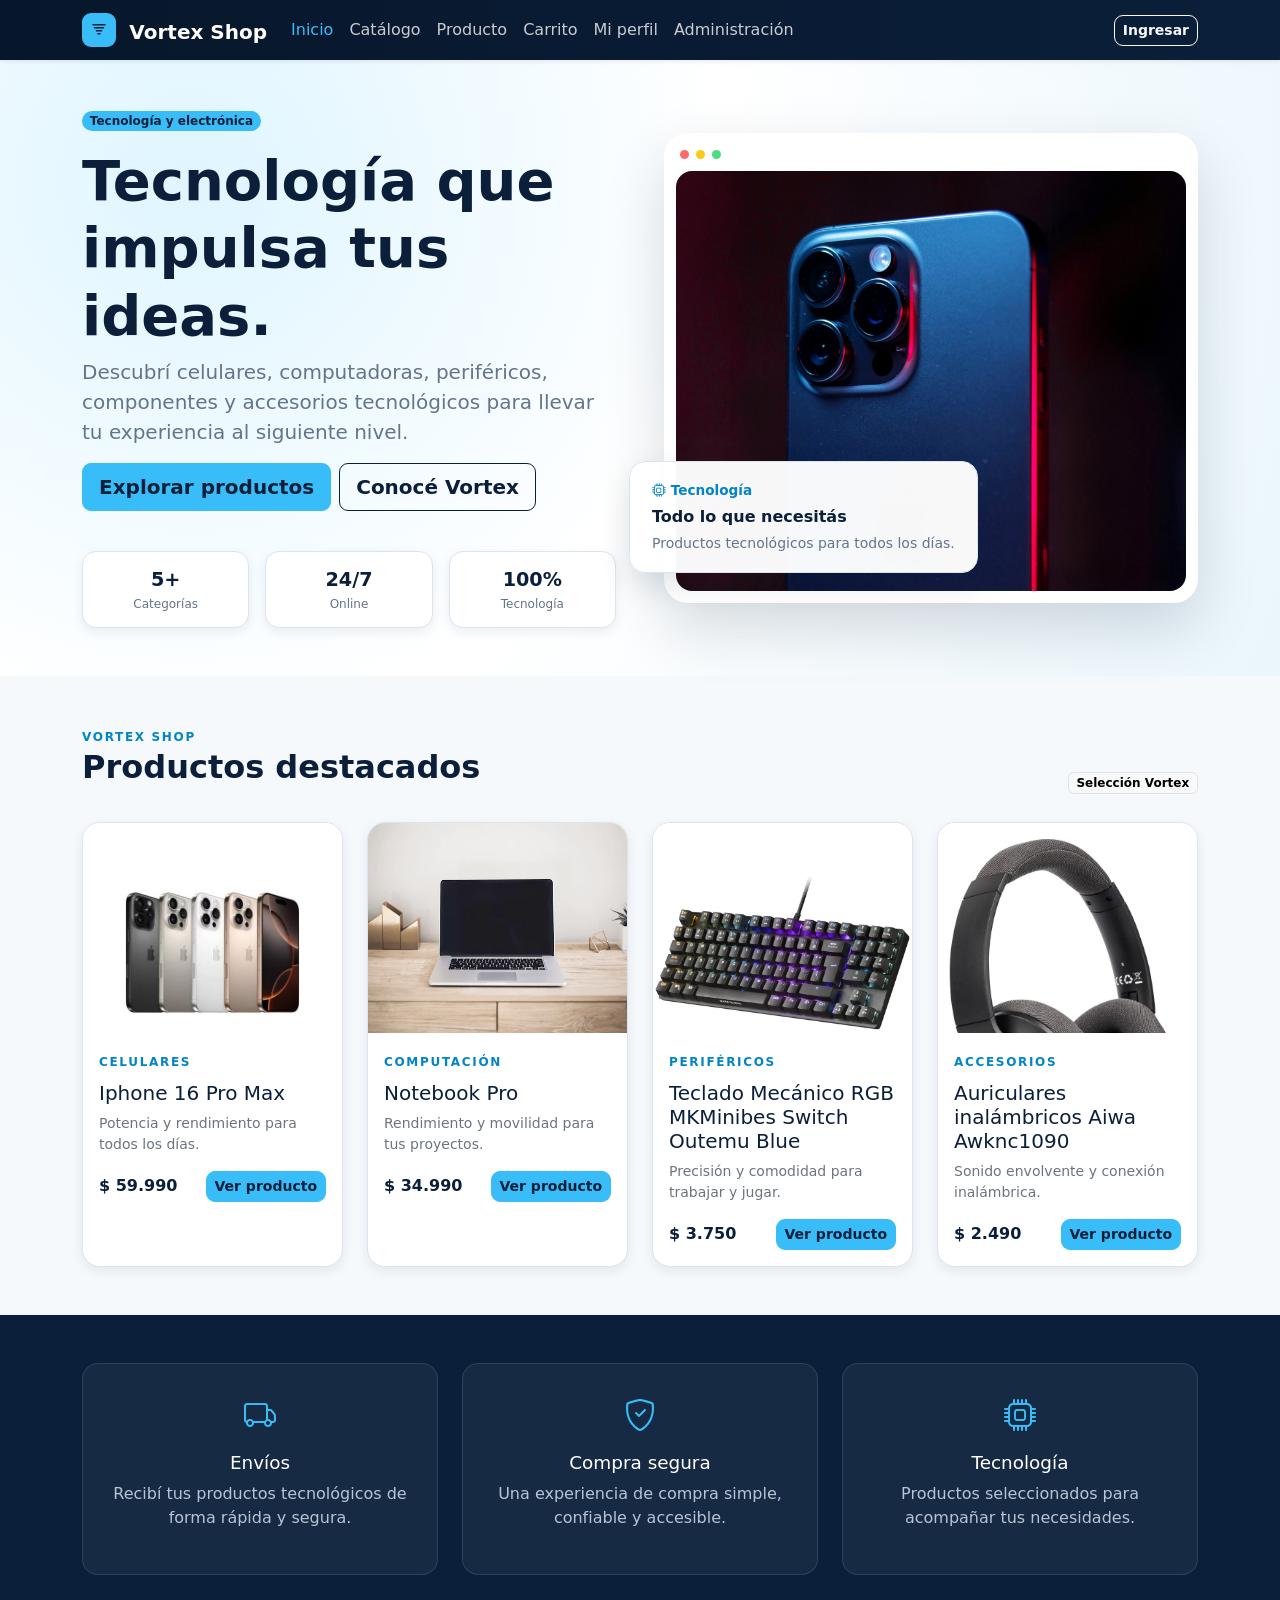
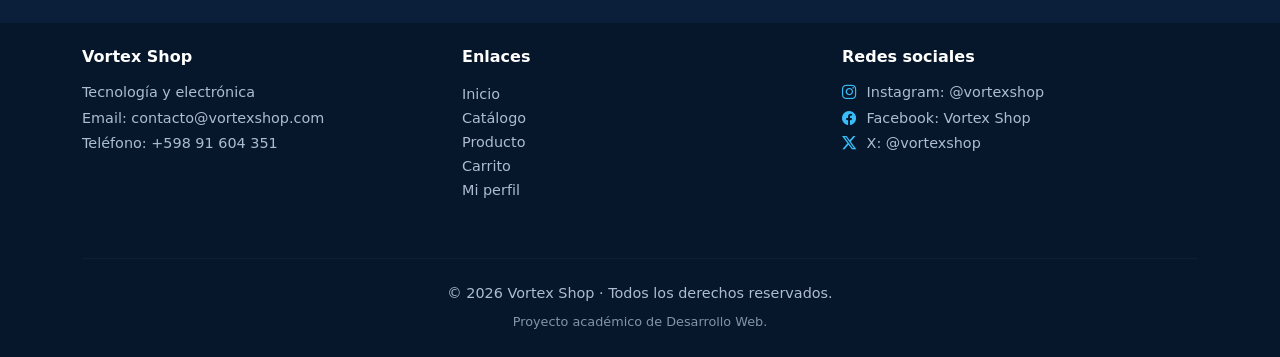
<file: index.html>
<!doctype html>
<html lang="es">

<head>
    <meta charset="utf-8">
    <meta name="viewport" content="width=device-width, initial-scale=1">

    <!-- Bootstrap -->
    <link href="https://cdn.jsdelivr.net/npm/bootstrap@5.3.3/dist/css/bootstrap.min.css" rel="stylesheet">

    <!-- Bootstrap Icons -->
    <link rel="stylesheet"
        href="https://cdn.jsdelivr.net/npm/bootstrap-icons@1.11.3/font/bootstrap-icons.min.css">

    <!-- CSS propio -->
    <link rel="stylesheet" href="css/styles.css">

    <title>Vortex Shop | Inicio</title>
</head>

<body class="d-flex flex-column min-vh-100" data-page="inicio">

    <!-- NAVBAR -->
    <nav class="navbar navbar-expand-lg navbar-dark sticky-top shadow-sm">

        <div class="container">

            <a class="navbar-brand fw-bold" href="index.html">
                <span class="brand-mark">
                    <svg viewBox="0 0 24 24" fill="none" xmlns="http://www.w3.org/2000/svg" aria-hidden="true">
                        <path d="M4 5h16M6 9h12M8.5 13h7M10.5 17h3" stroke="currentColor" stroke-width="2"
                            stroke-linecap="round" />
                    </svg>
                </span>
                Vortex Shop
            </a>

            <button class="navbar-toggler" type="button" data-bs-toggle="collapse" data-bs-target="#mainNav"
                aria-controls="mainNav" aria-expanded="false" aria-label="Abrir menú de navegación">

                <span class="navbar-toggler-icon"></span>

            </button>

            <div class="collapse navbar-collapse" id="mainNav">

                <ul class="navbar-nav me-auto">

                    <li class="nav-item">
                        <a class="nav-link" data-page="inicio" href="index.html">
                            Inicio
                        </a>
                    </li>

                    <li class="nav-item">
                        <a class="nav-link" data-page="catalogo" href="catalogo.html">
                            Catálogo
                        </a>
                    </li>

                    <li class="nav-item">
                        <a class="nav-link" data-page="producto" href="producto.html">
                            Producto
                        </a>
                    </li>

                    <li class="nav-item">
                        <a class="nav-link" data-page="carrito" href="carrito.html">
                            Carrito
                        </a>
                    </li>

                    <li class="nav-item">
                        <a class="nav-link" data-page="perfil" href="perfil.html">
                            Mi perfil
                        </a>
                    </li>

                    <li class="nav-item">
                        <a class="nav-link" data-page="admin" href="admin.html">
                            Administración
                        </a>
                    </li>

                </ul>

                <button class="btn btn-outline-light btn-sm" id="btnLoginPlaceholder">
                    Ingresar
                </button>

            </div>

        </div>

    </nav>


    <!-- CONTENIDO PRINCIPAL -->
    <main class="flex-grow-1">

        <!-- HERO -->
        <section class="hero">

            <div class="container py-5">

                <div class="row align-items-center g-5">

                    <div class="col-lg-6">

                        <span class="badge rounded-pill mb-3 badge-hero">
                            Tecnología y electrónica
                        </span>

                        <h1 class="display-4 fw-bold">
                            Tecnología que impulsa tus ideas.
                        </h1>

                        <p class="lead">
                            Descubrí celulares, computadoras, periféricos,
                            componentes y accesorios tecnológicos para llevar
                            tu experiencia al siguiente nivel.
                        </p>

                        <div class="d-flex gap-2 flex-wrap">

                            <a class="btn btn-primary btn-lg" href="catalogo.html">
                                Explorar productos
                            </a>

                            <button class="btn btn-outline-dark btn-lg" id="btnProjectInfo">
                                Conocé Vortex
                            </button>

                        </div>

                        <!-- MÉTRICAS -->
                        <div class="row g-3 mt-4">

                            <div class="col-4">

                                <div class="metric">
                                    <strong>5+</strong>
                                    <span>Categorías</span>
                                </div>

                            </div>

                            <div class="col-4">

                                <div class="metric">
                                    <strong>24/7</strong>
                                    <span>Online</span>
                                </div>

                            </div>

                            <div class="col-4">

                                <div class="metric">
                                    <strong>100%</strong>
                                    <span>Tecnología</span>
                                </div>

                            </div>

                        </div>

                    </div>


                    <!-- IMAGEN PRINCIPAL -->
                    <div class="col-lg-6">

                        <div class="hero-card">

                            <div class="hero-card-header">

                                <span class="dot"></span>
                                <span class="dot"></span>
                                <span class="dot"></span>

                            </div>

                            <img src="img/ImagenPrincipal1.jpg"
                                alt="Dispositivos tecnológicos">

                            <div class="floating-card">

                                <span>
                                    <i class="bi bi-cpu"></i>
                                    Tecnología
                                </span>

                                <strong>
                                    Todo lo que necesitás
                                </strong>

                                <small>
                                    Productos tecnológicos para todos los días.
                                </small>

                            </div>

                        </div>

                    </div>

                </div>

            </div>

        </section>


        <!-- PRODUCTOS DESTACADOS -->
        <section class="container py-5">

            <div class="section-heading">

                <div>

                    <span class="eyebrow">
                        Vortex Shop
                    </span>

                    <h2 class="fw-bold">
                        Productos destacados
                    </h2>

                </div>

                <span class="badge text-bg-light border">
                    Selección Vortex
                </span>

            </div>


            <div class="row g-4 mt-1">

                <!-- PRODUCTO 1 -->
                <div class="col-12 col-md-6 col-xl-3">

                    <article class="product-card h-100">

                        <div class="product-image">

                            <img src="img/Iphone16ProMax1.jpg"
                                alt="Iphone 16 Pro Max">

                        </div>

                        <div class="p-3">

                            <span class="eyebrow">
                                Celulares
                            </span>

                            <h3 class="h5 mt-2">
                                Iphone 16 Pro Max
                            </h3>

                            <p class="text-secondary small">
                                Potencia y rendimiento para todos los días.
                            </p>

                            <div class="d-flex justify-content-between align-items-center product-footer">

                                <strong>
                                    $ 59.990
                                </strong>

                                <a href="producto.html?id=p2" class="btn btn-primary btn-sm">
                                    Ver producto
                                </a>

                            </div>

                        </div>

                    </article>

                </div>


                <!-- PRODUCTO 2 -->
                <div class="col-12 col-md-6 col-xl-3">

                    <article class="product-card h-100">

                        <div class="product-image">

                            <img src="img/Laptop1.png"
                                alt="Computadora portátil">

                        </div>

                        <div class="p-3">

                            <span class="eyebrow">
                                Computación
                            </span>

                            <h3 class="h5 mt-2">
                                Notebook Pro
                            </h3>

                            <p class="text-secondary small">
                                Rendimiento y movilidad para tus proyectos.
                            </p>

                            <div class="d-flex justify-content-between align-items-center product-footer">

                                <strong>
                                    $ 34.990
                                </strong>

                                <a href="producto.html?id=p3" class="btn btn-primary btn-sm">
                                    Ver producto
                                </a>

                            </div>

                        </div>

                    </article>

                </div>


                <!-- PRODUCTO 3 -->
                <div class="col-12 col-md-6 col-xl-3">

                    <article class="product-card h-100">

                        <div class="product-image">

                            <img src="img/TecladoMecanico1.png"
                                alt="Teclado mecánico">

                        </div>

                        <div class="p-3">

                            <span class="eyebrow">
                                Periféricos
                            </span>

                            <h3 class="h5 mt-2">
                                Teclado Mecánico RGB MKMinibes Switch Outemu Blue
                            </h3>

                            <p class="text-secondary small">
                                Precisión y comodidad para trabajar y jugar.
                            </p>

                            <div class="d-flex justify-content-between align-items-center product-footer">

                                <strong>
                                    $ 3.750
                                </strong>

                                <a href="producto.html?id=p4" class="btn btn-primary btn-sm">
                                    Ver producto
                                </a>

                            </div>

                        </div>

                    </article>

                </div>


                <!-- PRODUCTO 4 -->
                <div class="col-12 col-md-6 col-xl-3">

                    <article class="product-card h-100">

                        <div class="product-image">

                            <img src="img/Auriculares1.png"
                                alt="Auriculares inalámbricos Aiwa Awknc1090">

                        </div>

                        <div class="p-3">

                            <span class="eyebrow">
                                Accesorios
                            </span>

                            <h3 class="h5 mt-2">
                                Auriculares inalámbricos Aiwa Awknc1090
                            </h3>

                            <p class="text-secondary small">
                                Sonido envolvente y conexión inalámbrica.
                            </p>

                            <div class="d-flex justify-content-between align-items-center product-footer">

                                <strong>
                                    $ 2.490
                                </strong>

                                <a href="producto.html?id=p1" class="btn btn-primary btn-sm">
                                    Ver producto
                                </a>

                            </div>

                        </div>

                    </article>

                </div>

            </div>

        </section>


        <!-- BENEFICIOS -->
        <section class="benefits py-5">

            <div class="container">

                <div class="row g-4 text-center">

                    <div class="col-12 col-md-4">

                        <div class="benefit-card">

                            <span>
                                <i class="bi bi-truck"></i>
                            </span>

                            <h3>
                                Envíos
                            </h3>

                            <p>
                                Recibí tus productos tecnológicos
                                de forma rápida y segura.
                            </p>

                        </div>

                    </div>


                    <div class="col-12 col-md-4">

                        <div class="benefit-card">

                            <span>
                                <i class="bi bi-shield-check"></i>
                            </span>

                            <h3>
                                Compra segura
                            </h3>

                            <p>
                                Una experiencia de compra simple,
                                confiable y accesible.
                            </p>

                        </div>

                    </div>


                    <div class="col-12 col-md-4">

                        <div class="benefit-card">

                            <span>
                                <i class="bi bi-cpu"></i>
                            </span>

                            <h3>
                                Tecnología
                            </h3>

                            <p>
                                Productos seleccionados para
                                acompañar tus necesidades.
                            </p>

                        </div>

                    </div>

                </div>

            </div>

        </section>


        <!-- MODAL -->
        <div class="modal fade" id="projectInfoModal" tabindex="-1"
            aria-labelledby="projectInfoModalLabel" aria-hidden="true">

            <div class="modal-dialog modal-lg modal-dialog-centered">

                <div class="modal-content">

                    <div class="modal-header">

                        <h2 class="modal-title fs-5" id="projectInfoModalLabel">
                            Sobre Vortex Shop
                        </h2>

                        <button type="button" class="btn-close" data-bs-dismiss="modal"
                            aria-label="Cerrar">
                        </button>

                    </div>

                    <div class="modal-body">

                        <p>
                            Vortex Shop es una tienda de tecnología y electrónica
                            orientada a jóvenes y adultos interesados en informática,
                            gaming y dispositivos tecnológicos.
                        </p>

                        <div class="row g-3">

                            <div class="col-md-6">

                                <div class="sprint-summary">

                                    <strong>
                                        Celulares
                                    </strong>

                                    <span>
                                        Smartphones y accesorios
                                        para dispositivos móviles.
                                    </span>

                                </div>

                            </div>


                            <div class="col-md-6">

                                <div class="sprint-summary">

                                    <strong>
                                        Computación
                                    </strong>

                                    <span>
                                        Computadoras, notebooks
                                        y componentes.
                                    </span>

                                </div>

                            </div>


                            <div class="col-md-6">

                                <div class="sprint-summary">

                                    <strong>
                                        Gaming
                                    </strong>

                                    <span>
                                        Productos y accesorios
                                        para jugadores.
                                    </span>

                                </div>

                            </div>


                            <div class="col-md-6">

                                <div class="sprint-summary">

                                    <strong>
                                        Periféricos y accesorios
                                    </strong>

                                    <span>
                                        Teclados, mouse, auriculares,
                                        cables y otros dispositivos.
                                    </span>

                                </div>

                            </div>

                        </div>

                    </div>

                </div>

            </div>

        </div>

    </main>


    <!-- FOOTER -->
    <footer class="footer py-4 mt-auto">

        <div class="container">

            <div class="row">

                <!-- INFORMACIÓN DE LA TIENDA -->
                <div class="col-md-4 mb-3">

                    <h5>
                        Vortex Shop
                    </h5>

                    <p class="mb-1">
                        Tecnología y electrónica
                    </p>

                    <p class="mb-1">
                        Email: contacto@vortexshop.com
                    </p>

                    <p class="mb-0">
                        Teléfono: +598 91 604 351
                    </p>

                </div>


                <!-- ENLACES PRINCIPALES -->
                <div class="col-md-4 mb-3">

                    <h5>
                        Enlaces
                    </h5>

                    <ul class="list-unstyled">

                        <li>
                            <a href="index.html">
                                Inicio
                            </a>
                        </li>

                        <li>
                            <a href="catalogo.html">
                                Catálogo
                            </a>
                        </li>

                        <li>
                            <a href="producto.html">
                                Producto
                            </a>
                        </li>

                        <li>
                            <a href="carrito.html">
                                Carrito
                            </a>
                        </li>

                        <li>
                            <a href="perfil.html">
                                Mi perfil
                            </a>
                        </li>

                    </ul>

                </div>


                <!-- REDES SOCIALES -->
                <div class="col-md-4 mb-3">

                    <h5>
                        Redes sociales
                    </h5>

                    <p class="mb-1">
                        <i class="bi bi-instagram"></i>
                        Instagram: @vortexshop
                    </p>

                    <p class="mb-1">
                        <i class="bi bi-facebook"></i>
                        Facebook: Vortex Shop
                    </p>

                    <p class="mb-0">
                        <i class="bi bi-twitter-x"></i>
                        X: @vortexshop
                    </p>

                </div>

            </div>


            <hr>


            <!-- COPYRIGHT Y PROYECTO ACADÉMICO -->
            <div class="text-center">

                <p class="mb-1">
                    © 2026 Vortex Shop · Todos los derechos reservados.
                </p>

                <small>
                    Proyecto académico de Desarrollo Web.
                </small>

            </div>

        </div>

    </footer>


    <!-- TOAST -->
    <div class="toast-container position-fixed bottom-0 end-0 p-3">

        <div id="appToast" class="toast" role="alert" aria-live="assertive" aria-atomic="true">

            <div class="toast-header">

                <strong class="me-auto">
                    Vortex Shop
                </strong>

                <button type="button" class="btn-close" data-bs-dismiss="toast"
                    aria-label="Cerrar">
                </button>

            </div>

            <div class="toast-body" id="toastMessage"></div>

        </div>

    </div>


    <!-- Bootstrap JavaScript -->
    <script src="https://cdn.jsdelivr.net/npm/bootstrap@5.3.3/dist/js/bootstrap.bundle.min.js"></script>

    <!-- JavaScript base del proyecto -->
    <script src="js/base.js"></script>

</body>

</html>
</file>
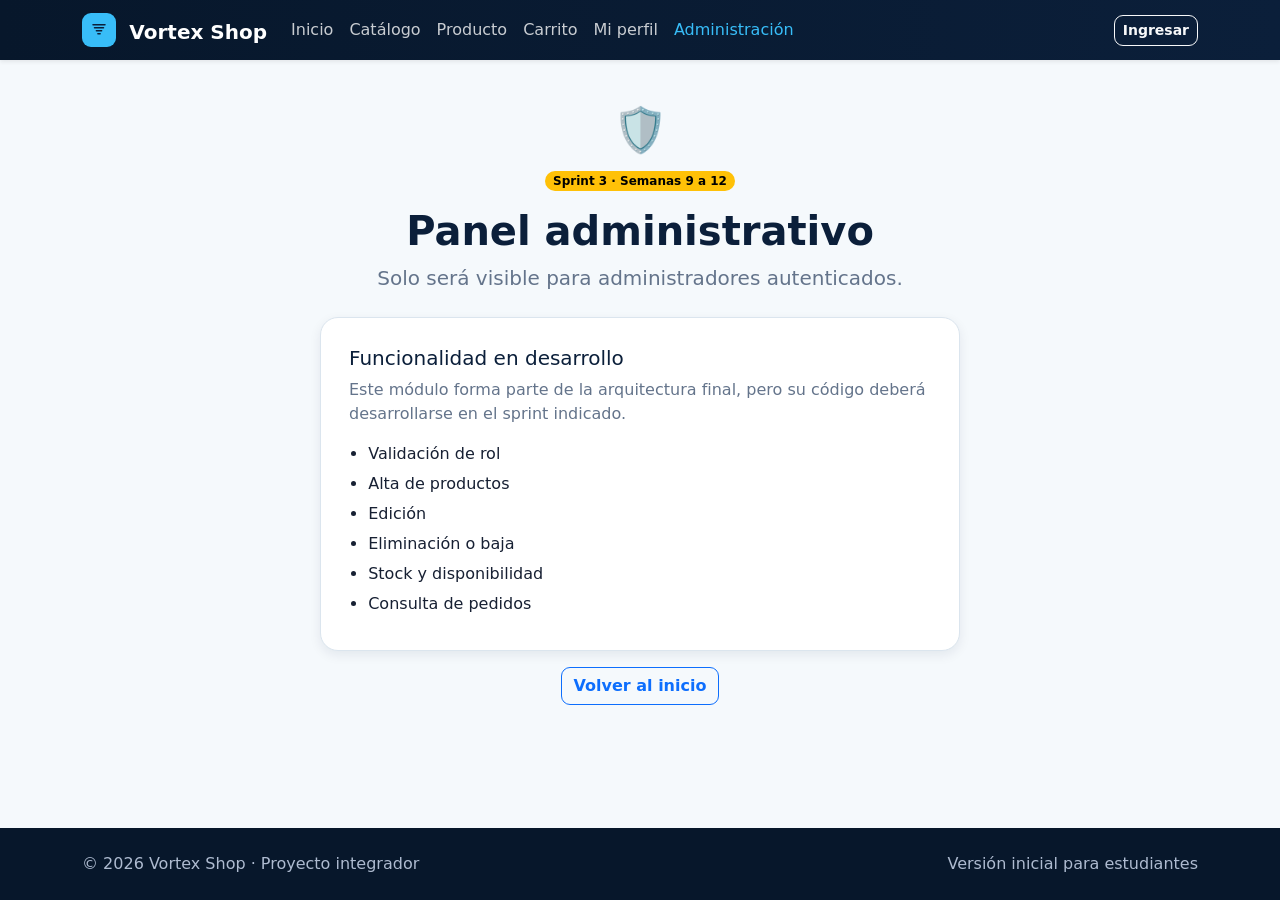
<file: admin.html>
<!doctype html><html lang="es"><head><meta charset="utf-8"><meta name="viewport" content="width=device-width, initial-scale=1">
<link href="https://cdn.jsdelivr.net/npm/bootstrap@5.3.3/dist/css/bootstrap.min.css" rel="stylesheet">
<link rel="stylesheet" href="css/styles.css"><title>Vortex Shop | Administración</title></head><body class="d-flex flex-column min-vh-100" data-page="admin"><nav class="navbar navbar-expand-lg navbar-dark sticky-top shadow-sm"><div class="container">
<a class="navbar-brand fw-bold" href="index.html"><span class="brand-mark"><svg viewBox="0 0 24 24" fill="none" xmlns="http://www.w3.org/2000/svg" aria-hidden="true"><path d="M4 5h16M6 9h12M8.5 13h7M10.5 17h3" stroke="currentColor" stroke-width="2" stroke-linecap="round"/></svg></span> Vortex Shop</a>
<button class="navbar-toggler" type="button" data-bs-toggle="collapse" data-bs-target="#mainNav"><span class="navbar-toggler-icon"></span></button>
<div class="collapse navbar-collapse" id="mainNav"><ul class="navbar-nav me-auto">
<li class="nav-item"><a class="nav-link" data-page="inicio" href="index.html">Inicio</a></li>
<li class="nav-item"><a class="nav-link" data-page="catalogo" href="catalogo.html">Catálogo</a></li>
<li class="nav-item"><a class="nav-link" data-page="producto" href="producto.html">Producto</a></li>
<li class="nav-item"><a class="nav-link" data-page="carrito" href="carrito.html">Carrito</a></li>
<li class="nav-item"><a class="nav-link" data-page="perfil" href="perfil.html">Mi perfil</a></li>
<li class="nav-item"><a class="nav-link" data-page="admin" href="admin.html">Administración</a></li></ul>
<button class="btn btn-outline-light btn-sm" id="btnLoginPlaceholder">Ingresar</button></div></div></nav><main class="flex-grow-1"><div class="container py-5"><section class="locked-module"><div class="locked-icon">🛡️</div>
<span class="badge rounded-pill text-bg-warning mb-3">Sprint 3 · Semanas 9 a 12</span><h1>Panel administrativo</h1><p class="lead">Solo será visible para administradores autenticados.</p>
<div class="locked-card"><h2 class="h5">Funcionalidad en desarrollo</h2><p>Este módulo forma parte de la arquitectura final, pero su código deberá desarrollarse en el sprint indicado.</p><ul><li>Validación de rol</li><li>Alta de productos</li><li>Edición</li><li>Eliminación o baja</li><li>Stock y disponibilidad</li><li>Consulta de pedidos</li></ul></div>
<a class="btn btn-outline-primary mt-3" href="index.html">Volver al inicio</a></section></div></main><footer class="footer py-4 mt-auto"><div class="container d-flex justify-content-between flex-wrap gap-2">
<span>© 2026 Vortex Shop · Proyecto integrador</span><span>Versión inicial para estudiantes</span></div></footer>
<div class="toast-container position-fixed bottom-0 end-0 p-3"><div id="appToast" class="toast"><div class="toast-header"><strong class="me-auto">Vortex Shop</strong><button class="btn-close" data-bs-dismiss="toast"></button></div><div class="toast-body" id="toastMessage"></div></div></div>
<script src="https://cdn.jsdelivr.net/npm/bootstrap@5.3.3/dist/js/bootstrap.bundle.min.js"></script><script src="js/base.js"></script></body></html>
</file>
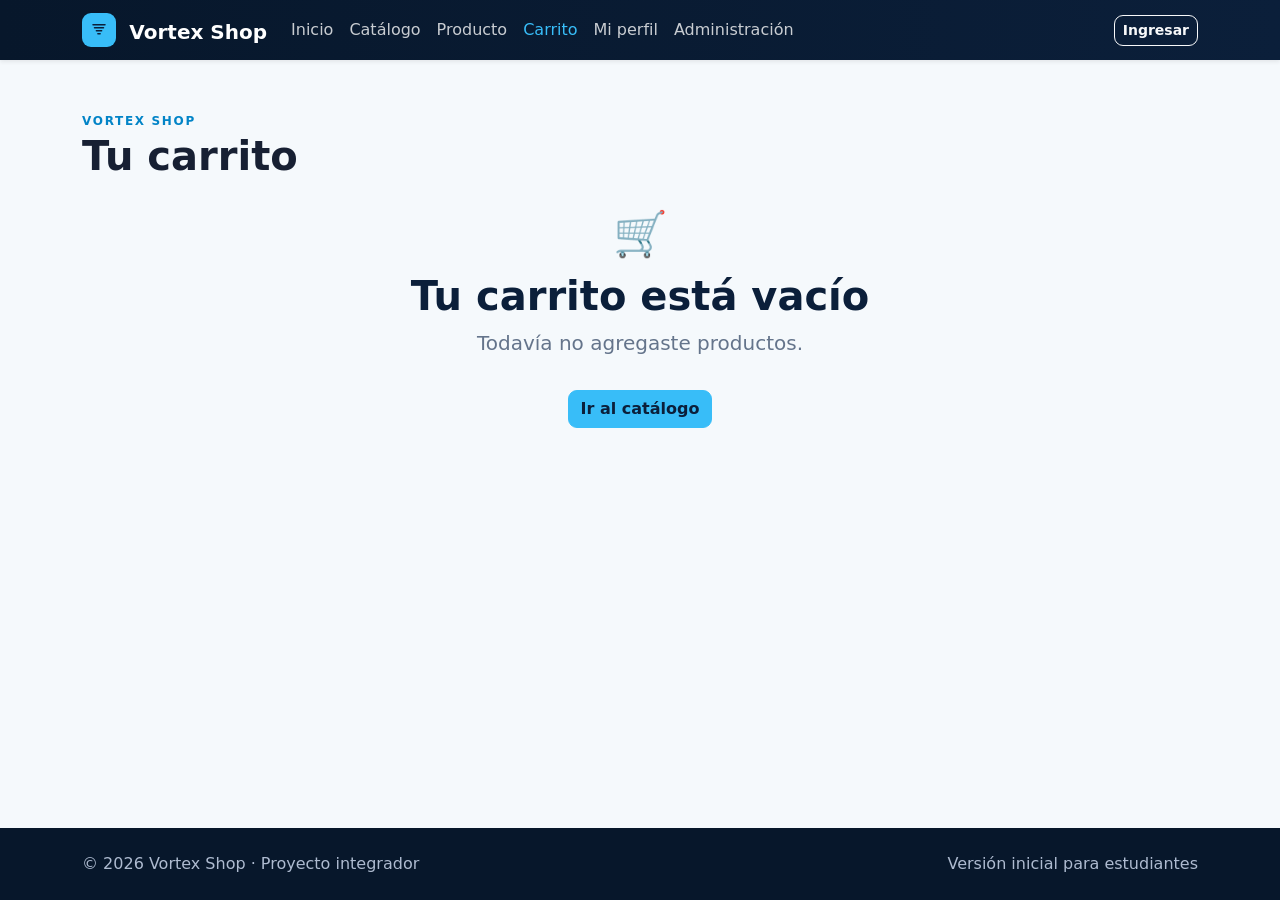
<file: carrito.html>
<!doctype html><html lang="es"><head><meta charset="utf-8"><meta name="viewport" content="width=device-width, initial-scale=1">
<link href="https://cdn.jsdelivr.net/npm/bootstrap@5.3.3/dist/css/bootstrap.min.css" rel="stylesheet">
<link rel="stylesheet" href="css/styles.css"><title>Vortex Shop | Carrito</title></head><body class="d-flex flex-column min-vh-100" data-page="carrito"><nav class="navbar navbar-expand-lg navbar-dark sticky-top shadow-sm"><div class="container">
<a class="navbar-brand fw-bold" href="index.html"><span class="brand-mark"><svg viewBox="0 0 24 24" fill="none" xmlns="http://www.w3.org/2000/svg" aria-hidden="true"><path d="M4 5h16M6 9h12M8.5 13h7M10.5 17h3" stroke="currentColor" stroke-width="2" stroke-linecap="round"/></svg></span> Vortex Shop</a>
<button class="navbar-toggler" type="button" data-bs-toggle="collapse" data-bs-target="#mainNav"><span class="navbar-toggler-icon"></span></button>
<div class="collapse navbar-collapse" id="mainNav"><ul class="navbar-nav me-auto">
<li class="nav-item"><a class="nav-link" data-page="inicio" href="index.html">Inicio</a></li>
<li class="nav-item"><a class="nav-link" data-page="catalogo" href="catalogo.html">Catálogo</a></li>
<li class="nav-item"><a class="nav-link" data-page="producto" href="producto.html">Producto</a></li>
<li class="nav-item"><a class="nav-link" data-page="carrito" href="carrito.html">Carrito</a></li>
<li class="nav-item"><a class="nav-link" data-page="perfil" href="perfil.html">Mi perfil</a></li>
<li class="nav-item"><a class="nav-link" data-page="admin" href="admin.html">Administración</a></li></ul>
<button class="btn btn-outline-light btn-sm" id="btnLoginPlaceholder">Ingresar</button></div></div></nav><main class="flex-grow-1"><div class="container py-5">
<div class="section-heading mb-4">
<div>
<span class="eyebrow">Vortex Shop</span>
<h1 class="fw-bold">Tu carrito</h1>
</div>
</div>
<div id="carrito-container"></div>
</div></main><footer class="footer py-4 mt-auto"><div class="container d-flex justify-content-between flex-wrap gap-2">
<span>© 2026 Vortex Shop · Proyecto integrador</span><span>Versión inicial para estudiantes</span></div></footer>
<div class="toast-container position-fixed bottom-0 end-0 p-3"><div id="appToast" class="toast"><div class="toast-header"><strong class="me-auto">Vortex Shop</strong><button class="btn-close" data-bs-dismiss="toast"></button></div><div class="toast-body" id="toastMessage"></div></div></div>
<script src="https://cdn.jsdelivr.net/npm/bootstrap@5.3.3/dist/js/bootstrap.bundle.min.js"></script><script src="js/base.js"></script><script src="js/productos.js"></script><script src="js/carrito.js"></script></body></html>
</file>
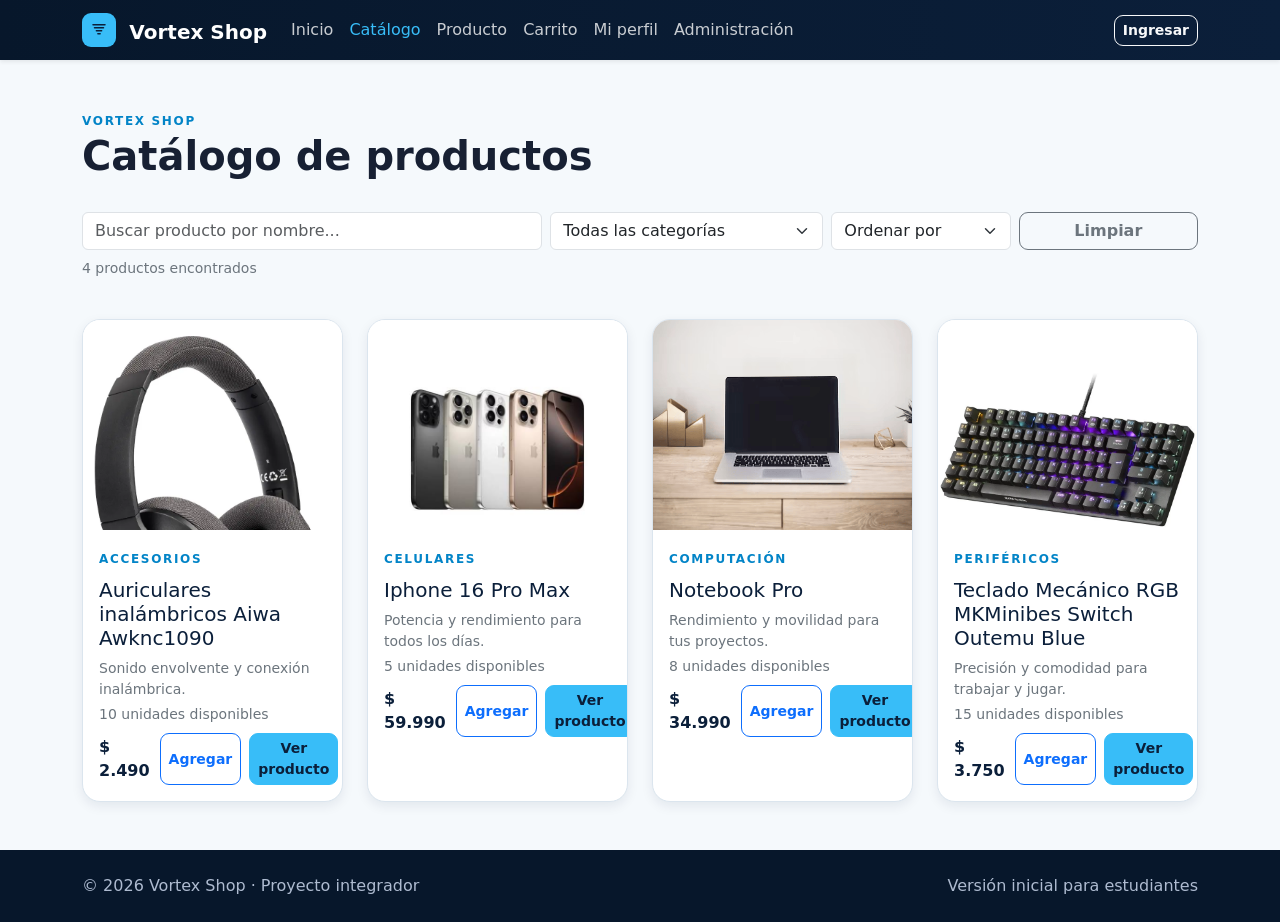
<file: catalogo.html>
<!doctype html><html lang="es"><head><meta charset="utf-8"><meta name="viewport" content="width=device-width, initial-scale=1">
<link href="https://cdn.jsdelivr.net/npm/bootstrap@5.3.3/dist/css/bootstrap.min.css" rel="stylesheet">
<link rel="stylesheet" href="css/styles.css"><title>Vortex Shop | Catálogo</title></head><body class="d-flex flex-column min-vh-100" data-page="catalogo"><nav class="navbar navbar-expand-lg navbar-dark sticky-top shadow-sm"><div class="container">
<a class="navbar-brand fw-bold" href="index.html"><span class="brand-mark"><svg viewBox="0 0 24 24" fill="none" xmlns="http://www.w3.org/2000/svg" aria-hidden="true"><path d="M4 5h16M6 9h12M8.5 13h7M10.5 17h3" stroke="currentColor" stroke-width="2" stroke-linecap="round"/></svg></span> Vortex Shop</a>
<button class="navbar-toggler" type="button" data-bs-toggle="collapse" data-bs-target="#mainNav"><span class="navbar-toggler-icon"></span></button>
<div class="collapse navbar-collapse" id="mainNav"><ul class="navbar-nav me-auto">
<li class="nav-item"><a class="nav-link" data-page="inicio" href="index.html">Inicio</a></li>
<li class="nav-item"><a class="nav-link" data-page="catalogo" href="catalogo.html">Catálogo</a></li>
<li class="nav-item"><a class="nav-link" data-page="producto" href="producto.html">Producto</a></li>
<li class="nav-item"><a class="nav-link" data-page="carrito" href="carrito.html">Carrito</a></li>
<li class="nav-item"><a class="nav-link" data-page="perfil" href="perfil.html">Mi perfil</a></li>
<li class="nav-item"><a class="nav-link" data-page="admin" href="admin.html">Administración</a></li></ul>
<button class="btn btn-outline-light btn-sm" id="btnLoginPlaceholder">Ingresar</button></div></div></nav><main class="flex-grow-1"><div class="container py-5">
<div class="section-heading">
<div>
<span class="eyebrow">Vortex Shop</span>
<h1 class="fw-bold">Catálogo de productos</h1>
</div>
</div>
<div class="row g-2 align-items-center mt-3 mb-2">
<div class="col-12 col-md-5">
<input type="text" class="form-control" id="buscador" placeholder="Buscar producto por nombre...">
</div>
<div class="col-6 col-md-3">
<select class="form-select" id="filtroCategoria">
<option value="">Todas las categorías</option>
</select>
</div>
<div class="col-6 col-md-2">
<select class="form-select" id="ordenarPor">
<option value="">Ordenar por</option>
<option value="nombre-asc">Nombre (A-Z)</option>
<option value="nombre-desc">Nombre (Z-A)</option>
<option value="precio-asc">Precio (menor a mayor)</option>
<option value="precio-desc">Precio (mayor a menor)</option>
</select>
</div>
<div class="col-12 col-md-2">
<button type="button" class="btn btn-outline-secondary w-100" id="btnLimpiarFiltros">Limpiar</button>
</div>
</div>
<p class="text-secondary small mb-3" id="resultado-contador"></p>
<div class="row g-4 mt-1" id="catalogo-container"></div>
</div></main><footer class="footer py-4 mt-auto"><div class="container d-flex justify-content-between flex-wrap gap-2">
<span>© 2026 Vortex Shop · Proyecto integrador</span><span>Versión inicial para estudiantes</span></div></footer>
<div class="toast-container position-fixed bottom-0 end-0 p-3"><div id="appToast" class="toast"><div class="toast-header"><strong class="me-auto">Vortex Shop</strong><button class="btn-close" data-bs-dismiss="toast"></button></div><div class="toast-body" id="toastMessage"></div></div></div>
<script src="https://cdn.jsdelivr.net/npm/bootstrap@5.3.3/dist/js/bootstrap.bundle.min.js"></script><script src="js/base.js"></script><script src="js/productos.js"></script><script src="js/carrito.js"></script></body></html>
</file>
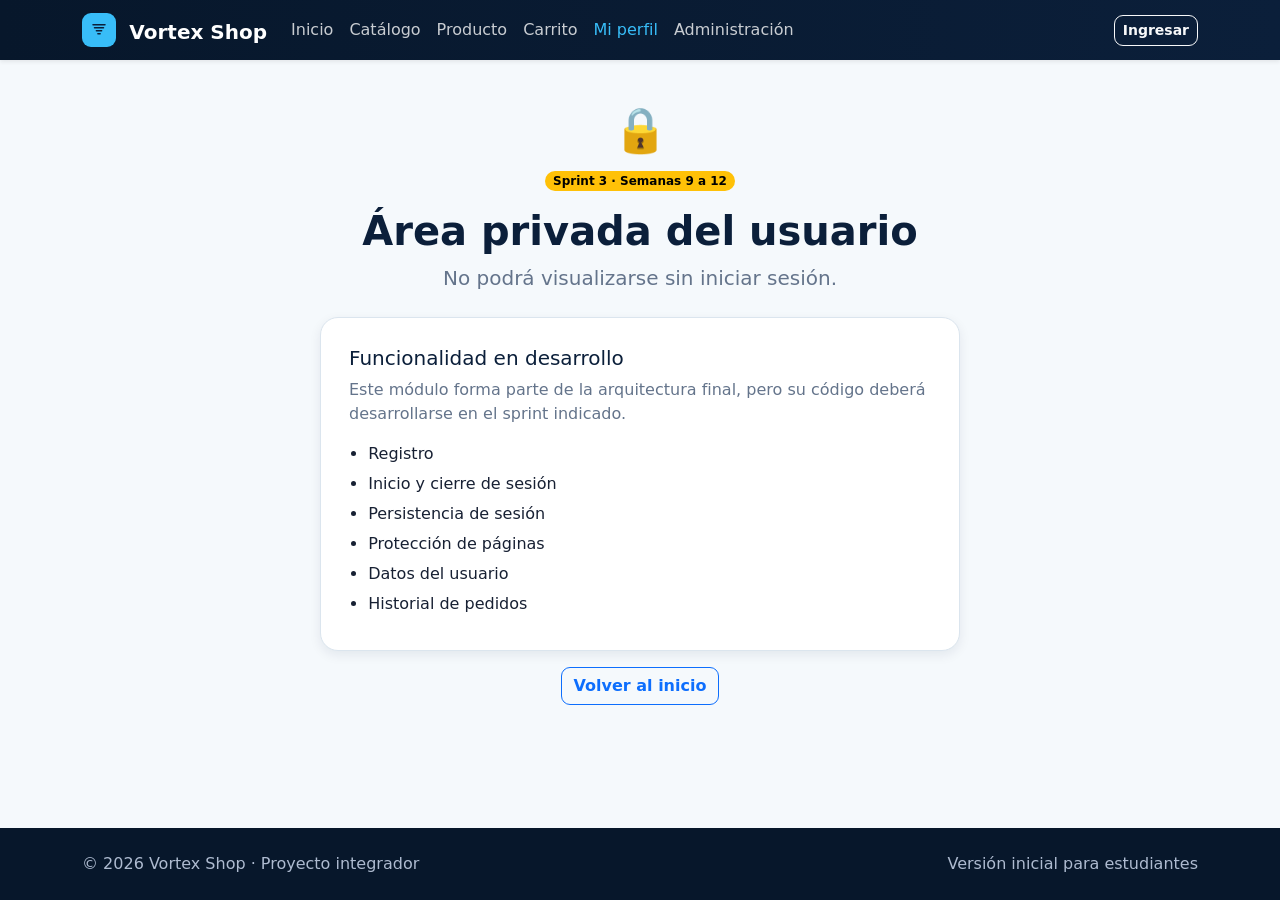
<file: perfil.html>
<!doctype html><html lang="es"><head><meta charset="utf-8"><meta name="viewport" content="width=device-width, initial-scale=1">
<link href="https://cdn.jsdelivr.net/npm/bootstrap@5.3.3/dist/css/bootstrap.min.css" rel="stylesheet">
<link rel="stylesheet" href="css/styles.css"><title>Vortex Shop | Mi perfil</title></head><body class="d-flex flex-column min-vh-100" data-page="perfil"><nav class="navbar navbar-expand-lg navbar-dark sticky-top shadow-sm"><div class="container">
<a class="navbar-brand fw-bold" href="index.html"><span class="brand-mark"><svg viewBox="0 0 24 24" fill="none" xmlns="http://www.w3.org/2000/svg" aria-hidden="true"><path d="M4 5h16M6 9h12M8.5 13h7M10.5 17h3" stroke="currentColor" stroke-width="2" stroke-linecap="round"/></svg></span> Vortex Shop</a>
<button class="navbar-toggler" type="button" data-bs-toggle="collapse" data-bs-target="#mainNav"><span class="navbar-toggler-icon"></span></button>
<div class="collapse navbar-collapse" id="mainNav"><ul class="navbar-nav me-auto">
<li class="nav-item"><a class="nav-link" data-page="inicio" href="index.html">Inicio</a></li>
<li class="nav-item"><a class="nav-link" data-page="catalogo" href="catalogo.html">Catálogo</a></li>
<li class="nav-item"><a class="nav-link" data-page="producto" href="producto.html">Producto</a></li>
<li class="nav-item"><a class="nav-link" data-page="carrito" href="carrito.html">Carrito</a></li>
<li class="nav-item"><a class="nav-link" data-page="perfil" href="perfil.html">Mi perfil</a></li>
<li class="nav-item"><a class="nav-link" data-page="admin" href="admin.html">Administración</a></li></ul>
<button class="btn btn-outline-light btn-sm" id="btnLoginPlaceholder">Ingresar</button></div></div></nav><main class="flex-grow-1"><div class="container py-5"><section class="locked-module"><div class="locked-icon">🔒</div>
<span class="badge rounded-pill text-bg-warning mb-3">Sprint 3 · Semanas 9 a 12</span><h1>Área privada del usuario</h1><p class="lead">No podrá visualizarse sin iniciar sesión.</p>
<div class="locked-card"><h2 class="h5">Funcionalidad en desarrollo</h2><p>Este módulo forma parte de la arquitectura final, pero su código deberá desarrollarse en el sprint indicado.</p><ul><li>Registro</li><li>Inicio y cierre de sesión</li><li>Persistencia de sesión</li><li>Protección de páginas</li><li>Datos del usuario</li><li>Historial de pedidos</li></ul></div>
<a class="btn btn-outline-primary mt-3" href="index.html">Volver al inicio</a></section></div></main><footer class="footer py-4 mt-auto"><div class="container d-flex justify-content-between flex-wrap gap-2">
<span>© 2026 Vortex Shop · Proyecto integrador</span><span>Versión inicial para estudiantes</span></div></footer>
<div class="toast-container position-fixed bottom-0 end-0 p-3"><div id="appToast" class="toast"><div class="toast-header"><strong class="me-auto">Vortex Shop</strong><button class="btn-close" data-bs-dismiss="toast"></button></div><div class="toast-body" id="toastMessage"></div></div></div>
<script src="https://cdn.jsdelivr.net/npm/bootstrap@5.3.3/dist/js/bootstrap.bundle.min.js"></script><script src="js/base.js"></script></body></html>
</file>
<file: css/styles.css>
:root {
    --primary: #0b1f3a;
    --secondary: #38bdf8;
    --accent: #ffffff;

    --ink: #172033;
    --surface: #f5f9fc;
    --card: #ffffff;

    --border: #dbe5ee;

    --text-secondary: #64748b;

    --shadow-sm: 0 4px 12px rgba(11, 31, 58, 0.08);
    --shadow-md: 0 12px 30px rgba(11, 31, 58, 0.12);
}

* {
    box-sizing: border-box;
}

body {
    font-family: 'Inter', system-ui, sans-serif;
    color: var(--ink);
    background: var(--surface);
}

/* =========================
   NAVBAR
========================= */

.navbar {
    background: linear-gradient(
        90deg,
        #07172b,
        var(--primary)
    );
}

.navbar .nav-link {
    color: rgba(255, 255, 255, 0.78);
    font-weight: 500;
    transition: color 0.2s ease;
}

.navbar .nav-link.active,
.navbar .nav-link:hover {
    color: var(--secondary);
}

.navbar-brand {
    color: var(--accent) !important;
    font-weight: 700;
}

.navbar-brand:hover {
    color: var(--secondary) !important;
}

/* =========================
   LOGO
========================= */

.brand-mark {
    display: inline-grid;
    place-items: center;

    width: 34px;
    height: 34px;

    background: var(--secondary);
    color: var(--primary);

    border-radius: 9px;

    margin-right: 0.4rem;

    font-size: 1.1rem;
}

.brand-mark svg {
    width: 18px;
    height: 18px;
}

/* =========================
   CARRUSEL DE PRODUCTO
========================= */

.hero-card .carousel-control-prev-icon,
.hero-card .carousel-control-next-icon {
    background-color: rgba(11, 31, 58, 0.55);
    border-radius: 50%;
    padding: 14px;
    background-size: 50%;
}

.hero-card .carousel-indicators [data-bs-target] {
    background-color: var(--primary);
}

/* =========================
   HERO
========================= */

.hero {
    background:
        radial-gradient(
            circle at 15% 20%,
            #dff5ff 0,
            #ffffff 45%,
            #eaf6fc 100%
        );
}

.hero h1 {
    color: var(--primary);
}

.hero .lead {
    color: var(--text-secondary) !important;
}

.badge-hero {
    background-color: var(--secondary);
    color: var(--primary);
}

/* =========================
   HERO CARD
========================= */

.hero-card {
    position: relative;

    background: var(--card);

    border-radius: 24px;

    padding: 12px;

    box-shadow: 0 25px 60px rgba(11, 31, 58, 0.16);
}

.hero-card img {
    height: 420px;
    width: 100%;

    object-fit: cover;

    border-radius: 16px;
}

.hero-card-header {
    display: flex;

    gap: 7px;

    padding: 5px 4px 12px;
}

.dot {
    width: 9px;
    height: 9px;

    border-radius: 50%;

    background: #cbd5e1;
}

.dot:first-child {
    background: #ff6b6b;
}

.dot:nth-child(2) {
    background: #facc15;
}

.dot:nth-child(3) {
    background: #4ade80;
}

/* =========================
   FLOATING CARD
========================= */

.floating-card {
    position: absolute;

    left: -35px;
    bottom: 30px;

    background: rgba(255, 255, 255, 0.97);

    padding: 18px 22px;

    border-radius: 16px;

    border: 1px solid var(--border);

    box-shadow: var(--shadow-md);

    display: flex;
    flex-direction: column;

    gap: 4px;
}

.floating-card span {
    color: #0284c7;
    font-size: 0.85rem;
    font-weight: 600;
}

.floating-card strong {
    color: var(--primary);
}

.floating-card small {
    color: var(--text-secondary);
}

/* =========================
   BUTTONS
========================= */

.btn {
    border-radius: 9px;

    font-weight: 600;

    transition:
        transform 0.2s ease,
        box-shadow 0.2s ease,
        background-color 0.2s ease;
}

.btn:hover {
    transform: translateY(-2px);
}

.btn-primary {
    background-color: var(--secondary);
    border-color: var(--secondary);

    color: var(--primary);
}

.btn-primary:hover {
    background-color: #0ea5e9;
    border-color: #0ea5e9;

    color: var(--primary);

    box-shadow: var(--shadow-sm);
}

.hero .btn-outline-dark {
    border-color: var(--primary);
    color: var(--primary);
}

.hero .btn-outline-dark:hover {
    background-color: var(--primary);
    border-color: var(--primary);

    color: var(--accent);
}

/* =========================
   MÉTRICAS
========================= */

.metric {
    background: var(--card);

    border: 1px solid var(--border);

    border-radius: 14px;

    padding: 14px;

    text-align: center;

    display: flex;
    flex-direction: column;

    box-shadow: var(--shadow-sm);
}

.metric strong {
    color: var(--primary);
    font-size: 1.2rem;
}

.metric span {
    font-size: 0.75rem;
    color: var(--text-secondary);
}

/* =========================
   SECTION HEADING
========================= */

.section-heading {
    display: flex;

    justify-content: space-between;

    align-items: end;

    gap: 20px;
}

.section-heading h2 {
    color: var(--primary);
}

/* =========================
   EYEBROW
========================= */

.eyebrow {
    font-size: 0.75rem;

    text-transform: uppercase;

    letter-spacing: 0.14em;

    color: #0284c7;

    font-weight: 800;
}

/* =========================
   PRODUCT CARDS
========================= */

.product-card {
    height: 100%;

    background: var(--card);

    border: 1px solid var(--border);

    border-radius: 18px;

    overflow: hidden;

    box-shadow: var(--shadow-sm);

    transition:
        transform 0.2s ease,
        box-shadow 0.2s ease;
}

.product-card:hover {
    transform: translateY(-5px);

    box-shadow: var(--shadow-md);
}

.product-image {
    height: 210px;

    background: #eaf7fd;

    overflow: hidden;

    display: grid;
    place-items: center;
}

.product-image img {
    width: 100%;
    height: 100%;

    object-fit: cover;

    transition: transform 0.3s ease;
}

.product-card:hover .product-image img {
    transform: scale(1.04);
}

.product-card h3 {
    color: var(--primary);
}

.product-card strong {
    color: var(--primary);
}

.product-footer {
    gap: 10px;
}

/* =========================
   BENEFITS
========================= */

.benefits {
    background: var(--primary);

    color: var(--accent);
}

.benefit-card {
    height: 100%;

    padding: 28px 20px;

    background: rgba(255, 255, 255, 0.05);

    border: 1px solid rgba(255, 255, 255, 0.1);

    border-radius: 16px;
}

.benefit-card span {
    display: block;

    margin-bottom: 12px;

    color: var(--secondary);

    font-size: 2rem;
}

.benefit-card h3 {
    color: var(--accent);

    font-size: 1.15rem;
}

.benefit-card p {
    color: #b7c4d5;
}

/* =========================
   FOOTER
========================= */

.footer {
    background: #07172b;

    color: #aebbd0;
}

.footer h5 {
    color: var(--accent);

    font-size: 1rem;

    font-weight: 700;

    margin-bottom: 1rem;
}

.footer p {
    font-size: 0.9rem;

    margin-bottom: 0.4rem;
}

.footer a {
    color: #aebbd0;

    text-decoration: none;

    font-size: 0.9rem;

    transition: color 0.2s ease;
}

.footer a:hover {
    color: var(--secondary);
}

.footer i {
    color: var(--secondary);

    margin-right: 6px;
}

.footer hr {
    border-color: rgba(255, 255, 255, 0.12);

    margin: 1.5rem 0;
}

.footer small {
    color: #8493a8;

    font-size: 0.8rem;
}

/* =========================
   MODAL
========================= */

.modal-content {
    border: none;

    border-radius: 18px;

    box-shadow: var(--shadow-md);
}

.modal-header {
    border-bottom: 1px solid var(--border);
}

.modal-title {
    color: var(--primary);
}

.sprint-summary {
    background: var(--surface);

    border: 1px solid var(--border);

    border-radius: 12px;

    padding: 14px;

    display: flex;
    flex-direction: column;

    gap: 5px;
}

.sprint-summary strong {
    color: var(--primary);
}

.sprint-summary span {
    color: var(--text-secondary);

    font-size: 0.9rem;
}

/* =========================
   TOAST
========================= */

.toast {
    border-radius: 12px;

    border: 1px solid var(--border);

    box-shadow: var(--shadow-md);
}

.toast-header strong {
    color: var(--primary);
}

/* =========================
   MÓDULOS BLOQUEADOS (placeholders de sprints)
========================= */

.locked-module {
    max-width: 640px;

    margin: 0 auto;

    text-align: center;
}

.locked-icon {
    font-size: 2.75rem;

    line-height: 1;

    margin-bottom: 1rem;
}

.locked-module h1 {
    color: var(--primary);
    font-weight: 700;

    margin-bottom: 0.5rem;
}

.locked-module .lead {
    color: var(--text-secondary);
}

.locked-card {
    background: var(--card);

    border: 1px solid var(--border);

    border-radius: 18px;

    padding: 28px;

    margin-top: 1.5rem;

    text-align: left;

    box-shadow: var(--shadow-sm);
}

.locked-card h2 {
    color: var(--primary);
}

.locked-card p {
    color: var(--text-secondary);
}

.locked-card ul {
    margin-bottom: 0;

    padding-left: 1.2rem;

    color: var(--ink);
}

.locked-card ul li {
    margin-bottom: 6px;
}

/* =========================
   TABLET Y PANTALLAS MEDIANAS
========================= */

@media (max-width: 991px) {

    .hero {
        text-align: center;
    }

    .hero .d-flex {
        justify-content: center;
    }

    .hero-card {
        margin-top: 15px;
    }

    .floating-card {
        left: 20px;
        right: 20px;
        bottom: 20px;
    }
}

/* =========================
   TELÉFONOS
========================= */

@media (max-width: 767px) {

    body {
        overflow-x: hidden;
    }

    .navbar .container {
        padding-left: 16px;
        padding-right: 16px;
    }

    .hero .container {
        padding-top: 40px !important;
        padding-bottom: 40px !important;
    }

    .hero h1 {
        font-size: 2.2rem;
        line-height: 1.15;
    }

    .hero .lead {
        font-size: 1rem;
    }

    .hero .btn {
        width: 100%;
    }

    .metric {
        padding: 10px 5px;
    }

    .metric strong {
        font-size: 1rem;
    }

    .metric span {
        font-size: 0.7rem;
    }

    .hero-card {
        padding: 8px;
    }

    .hero-card img {
        height: 300px;
    }

    .floating-card {
        position: static;

        margin-top: 10px;

        text-align: left;
    }

    .section-heading {
        align-items: flex-start;

        flex-direction: column;

        gap: 10px;
    }

    .product-image {
        height: 220px;
    }

    .product-footer {
        flex-wrap: wrap;
    }

    .benefit-card {
        padding: 24px 18px;
    }

    .footer {
        text-align: center;
    }
}

/* =========================
   TELÉFONOS PEQUEÑOS
========================= */

@media (max-width: 400px) {

    .hero h1 {
        font-size: 1.9rem;
    }

    .hero .lead {
        font-size: 0.95rem;
    }

    .metric {
        padding: 9px 3px;
    }

    .metric strong {
        font-size: 0.9rem;
    }

    .metric span {
        font-size: 0.65rem;
    }

    .hero-card img {
        height: 260px;
    }

    .product-image {
        height: 200px;
    }

}
</file>
